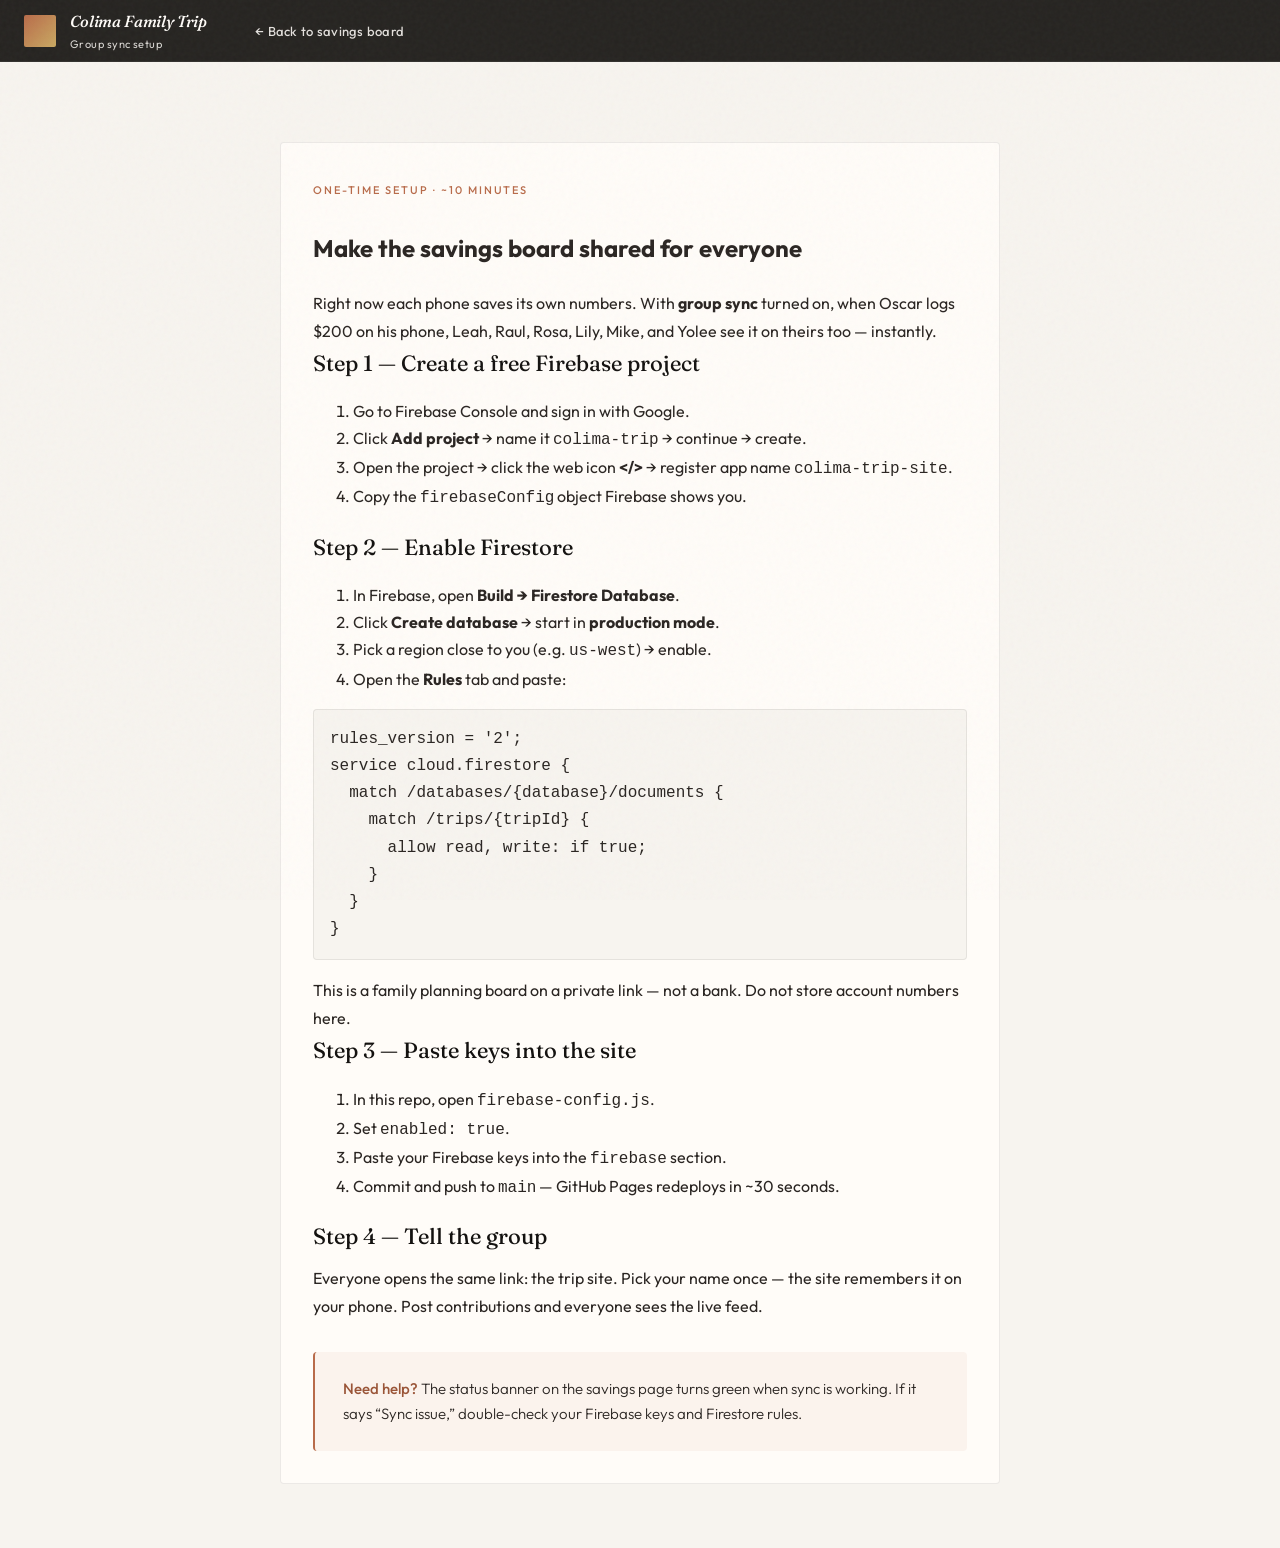
<file: group-sync.html>
<!doctype html>
<html lang="en">
<head>
  <meta charset="utf-8" />
  <meta name="viewport" content="width=device-width, initial-scale=1" />
  <title>Enable group sync | Colima Trip</title>
  <link rel="preconnect" href="https://fonts.googleapis.com">
  <link rel="preconnect" href="https://fonts.gstatic.com" crossorigin>
  <link href="https://fonts.googleapis.com/css2?family=Fraunces:ital,opsz,wght@0,9..144,400;0,9..144,500&family=Outfit:wght@400;500&display=swap" rel="stylesheet">
  <link rel="stylesheet" href="styles.css" />
</head>
<body>
  <header class="top-fund">
    <div class="container fund-inner">
      <a class="brand" href="index.html"><span class="brand-mark"></span><span><h1>Colima Family Trip</h1><small>Group sync setup</small></span></a>
      <nav class="nav"><a href="index.html">← Back to savings board</a></nav>
    </div>
  </header>

  <main>
    <section class="section">
      <div class="container card pad" style="max-width:720px">
        <span class="kicker">One-time setup · ~10 minutes</span>
        <h2 style="margin-top:0.5rem">Make the savings board shared for everyone</h2>
        <p>Right now each phone saves its own numbers. With <strong>group sync</strong> turned on, when Oscar logs $200 on his phone, Leah, Raul, Rosa, Lily, Mike, and Yolee see it on theirs too — instantly.</p>

        <h3>Step 1 — Create a free Firebase project</h3>
        <ol>
          <li>Go to <a href="https://console.firebase.google.com/" target="_blank" rel="noopener">Firebase Console</a> and sign in with Google.</li>
          <li>Click <strong>Add project</strong> → name it <code>colima-trip</code> → continue → create.</li>
          <li>Open the project → click the web icon <strong>&lt;/&gt;</strong> → register app name <code>colima-trip-site</code>.</li>
          <li>Copy the <code>firebaseConfig</code> object Firebase shows you.</li>
        </ol>

        <h3>Step 2 — Enable Firestore</h3>
        <ol>
          <li>In Firebase, open <strong>Build → Firestore Database</strong>.</li>
          <li>Click <strong>Create database</strong> → start in <strong>production mode</strong>.</li>
          <li>Pick a region close to you (e.g. <code>us-west</code>) → enable.</li>
          <li>Open the <strong>Rules</strong> tab and paste:</li>
        </ol>
        <pre style="background:var(--cream);padding:1rem;overflow:auto;border:1px solid var(--line);border-radius:var(--radius-lg)">rules_version = '2';
service cloud.firestore {
  match /databases/{database}/documents {
    match /trips/{tripId} {
      allow read, write: if true;
    }
  }
}</pre>
        <p class="helper">This is a family planning board on a private link — not a bank. Do not store account numbers here.</p>

        <h3>Step 3 — Paste keys into the site</h3>
        <ol>
          <li>In this repo, open <code>firebase-config.js</code>.</li>
          <li>Set <code>enabled: true</code>.</li>
          <li>Paste your Firebase keys into the <code>firebase</code> section.</li>
          <li>Commit and push to <code>main</code> — GitHub Pages redeploys in ~30 seconds.</li>
        </ol>

        <h3>Step 4 — Tell the group</h3>
        <p>Everyone opens the same link: <a href="index.html">the trip site</a>. Pick your name once — the site remembers it on your phone. Post contributions and everyone sees the live feed.</p>

        <div class="alert" style="margin-top:2rem">
          <strong>Need help?</strong> The status banner on the savings page turns green when sync is working. If it says “Sync issue,” double-check your Firebase keys and Firestore rules.
        </div>
      </div>
    </section>
  </main>
</body>
</html>
</file>
<file: styles.css>
/* ==========================================================================
   Colima Trip — Editorial Pinterest / Awwwards aesthetic
   ========================================================================== */

:root {
  --ink: #141210;
  --ink-soft: #2a2522;
  --muted: #504a44;
  --cream: #f7f4ef;
  --cream-deep: #ede8e0;
  --white: #fffcf8;
  --sage: #3d5a4c;
  --sage-light: #5a7d6a;
  --terracotta: #b86b4a;
  --terracotta-deep: #9a5538;
  --gold: #c9a962;
  --line: rgba(20, 18, 16, 0.08);
  --line-strong: rgba(20, 18, 16, 0.14);

  --font-display: "Fraunces", "Georgia", serif;
  --font-body: "Outfit", system-ui, sans-serif;

  --ease-out: cubic-bezier(0.22, 1, 0.36, 1);
  --shadow-soft: 0 24px 80px rgba(20, 18, 16, 0.08);
  --shadow-card: 0 8px 32px rgba(20, 18, 16, 0.06);
  --radius: 2px;
  --radius-lg: 4px;
  --header-h: 68px;
  --fund-h: 52px;
}

*, *::before, *::after { box-sizing: border-box; }

html {
  scroll-behavior: smooth;
  font-size: 16px;
  -webkit-text-size-adjust: 100%;
  text-size-adjust: 100%;
}

body {
  margin: 0;
  font-family: var(--font-body);
  font-weight: 400;
  line-height: 1.7;
  color: var(--ink-soft);
  background: var(--cream);
  -webkit-font-smoothing: antialiased;
  text-rendering: optimizeLegibility;
  overflow-x: hidden;
}

body::before {
  content: "";
  position: fixed;
  inset: 0;
  z-index: 9999;
  pointer-events: none;
  opacity: 0.035;
  background-image: url("data:image/svg+xml,%3Csvg viewBox='0 0 256 256' xmlns='http://www.w3.org/2000/svg'%3E%3Cfilter id='n'%3E%3CfeTurbulence type='fractalNoise' baseFrequency='0.85' numOctaves='4' stitchTiles='stitch'/%3E%3C/filter%3E%3Crect width='100%25' height='100%25' filter='url(%23n)'/%3E%3C/svg%3E");
}

a { color: inherit; text-decoration: none; }
img { max-width: 100%; display: block; }
button, input, select, textarea { font: inherit; }

.container {
  width: min(1280px, calc(100% - 3rem));
  margin-inline: auto;
}

/* ── Fund bar ─────────────────────────────────────────────────────────── */

.top-fund {
  position: sticky;
  top: 0;
  z-index: 50;
  background: rgba(20, 18, 16, 0.92);
  backdrop-filter: blur(16px);
  -webkit-backdrop-filter: blur(16px);
  border-bottom: 1px solid rgba(255, 255, 255, 0.06);
}

.fund-inner {
  display: grid;
  grid-template-columns: auto 1fr auto;
  gap: 2rem;
  align-items: center;
  min-height: var(--fund-h);
  padding: 0.5rem 0;
}

.brand {
  display: flex;
  align-items: center;
  gap: 0.875rem;
  min-width: 0;
}

.brand-mark {
  width: 2rem;
  height: 2rem;
  border-radius: var(--radius);
  background: linear-gradient(135deg, var(--terracotta), var(--gold));
  flex-shrink: 0;
}

.brand h1 {
  font-family: var(--font-display);
  font-size: 1rem;
  font-weight: 500;
  font-style: italic;
  color: var(--white);
  margin: 0;
  letter-spacing: -0.01em;
}

.brand small {
  display: block;
  font-size: 0.6875rem;
  font-weight: 400;
  letter-spacing: 0.04em;
  text-transform: none;
  color: rgba(255, 252, 248, 0.82);
  margin-top: 0.125rem;
  line-height: 1.45;
  max-width: 22rem;
}

.fund-status { min-width: 0; }

.fund-numbers {
  display: flex;
  gap: 1.5rem;
  font-size: 0.75rem;
  color: rgba(255, 252, 248, 0.82);
  margin-bottom: 0.375rem;
  flex-wrap: wrap;
}

.fund-numbers strong {
  color: var(--white);
  font-weight: 500;
}

.progress-track {
  height: 2px;
  background: rgba(255, 255, 255, 0.1);
  border-radius: 1px;
  overflow: hidden;
}

.progress-fill {
  height: 100%;
  width: 0%;
  background: linear-gradient(90deg, var(--terracotta), var(--gold));
  transition: width 0.8s var(--ease-out);
}

.nav {
  display: flex;
  gap: 0.25rem;
}

.nav a {
  padding: 0.5rem 1rem;
  font-size: 0.8125rem;
  font-weight: 450;
  letter-spacing: 0.02em;
  color: rgba(255, 252, 248, 0.88);
  border-radius: var(--radius);
  transition: color 0.3s, background 0.3s;
}

.nav a:hover,
.nav a[aria-current="page"] {
  color: var(--white);
  background: rgba(255, 255, 255, 0.08);
}

/* ── Typography ───────────────────────────────────────────────────────── */

.kicker {
  display: inline-block;
  font-size: 0.6875rem;
  font-weight: 500;
  letter-spacing: 0.18em;
  text-transform: uppercase;
  color: var(--terracotta);
  margin-bottom: 1.25rem;
}

.hero h2,
.page-hero h2,
.section-title h3 {
  font-family: var(--font-display);
  font-weight: 400;
  color: var(--ink);
  letter-spacing: -0.03em;
  line-height: 0.95;
}

.hero h2,
.page-hero h2 {
  font-size: clamp(3rem, 8vw, 6.5rem);
  margin: 0 0 1.5rem;
}

.section-title h3 {
  font-size: clamp(2rem, 4vw, 3.25rem);
  margin: 0;
}

.hero p,
.page-hero p {
  font-size: 1.0625rem;
  line-height: 1.8;
  color: var(--ink-soft);
  max-width: 32rem;
  font-weight: 400;
}

.section-title p {
  max-width: 28rem;
  color: var(--muted);
  line-height: 1.75;
  margin: 0.75rem 0 0;
  font-weight: 400;
}

/* ── Hero (home) ──────────────────────────────────────────────────────── */

.hero {
  position: relative;
  padding: 5rem 0 3rem;
  overflow: hidden;
}

.hero-grid {
  display: grid;
  grid-template-columns: 1fr 1fr;
  gap: 4rem;
  align-items: center;
  min-height: calc(100vh - var(--fund-h) - 8rem);
}

.hero-copy { position: relative; z-index: 2; }

.hero-visual {
  position: relative;
  height: min(72vh, 640px);
}

.hero-img-main-wrap {
  position: absolute;
  top: 0;
  right: 0;
  width: 72%;
  height: 85%;
  border-radius: var(--radius-lg);
  box-shadow: var(--shadow-soft);
}

.hero-img-accent-wrap {
  position: absolute;
  bottom: 0;
  left: 0;
  width: 48%;
  height: 52%;
  border-radius: var(--radius-lg);
  box-shadow: var(--shadow-soft);
  border: 4px solid var(--cream);
  z-index: 2;
}

.hero-img-main-wrap img,
.hero-img-accent-wrap img {
  width: 100%;
  height: 100%;
  object-fit: cover;
}

.hero-img-main,
.hero-img-accent {
  width: 100%;
  height: 100%;
  object-fit: cover;
}

.hero-stat {
  position: absolute;
  top: 50%;
  left: 38%;
  transform: translateY(-50%);
  background: var(--white);
  padding: 1.25rem 1.5rem;
  border-radius: var(--radius-lg);
  box-shadow: var(--shadow-card);
  z-index: 3;
}

.hero-stat strong {
  display: block;
  font-family: var(--font-display);
  font-size: 2rem;
  font-weight: 400;
  color: var(--ink);
  line-height: 1;
}

.hero-stat span {
  font-size: 0.625rem;
  letter-spacing: 0.04em;
  text-transform: none;
  color: var(--muted);
  line-height: 1.35;
  max-width: 11rem;
  display: block;
}

/* ── Marquee ──────────────────────────────────────────────────────────── */

.marquee-wrap {
  padding: 1.5rem 0;
  border-block: 1px solid var(--line);
  overflow: hidden;
  background: var(--white);
}

.marquee {
  display: flex;
  width: max-content;
  animation: marquee 40s linear infinite;
}

.marquee-track {
  display: flex;
  align-items: center;
  gap: 3rem;
  padding-right: 3rem;
  flex-shrink: 0;
}

.marquee-item {
  font-family: var(--font-display);
  font-size: clamp(1.25rem, 2.5vw, 1.75rem);
  font-style: italic;
  color: var(--ink);
  white-space: nowrap;
  opacity: 0.55;
}

.marquee-item em {
  font-style: normal;
  color: var(--terracotta);
  opacity: 1;
}

@keyframes marquee {
  from { transform: translateX(0); }
  to { transform: translateX(-50%); }
}

/* ── Page hero (inner pages) ──────────────────────────────────────────── */

.page-hero {
  padding: 5rem 0 2rem;
}

.page-hero-inner {
  position: relative;
  display: grid;
  grid-template-columns: 1fr 1fr;
  gap: 3rem;
  align-items: end;
  padding-bottom: 3rem;
  border-bottom: 1px solid var(--line);
}

.page-hero-text { max-width: 36rem; }

.page-hero-image {
  position: relative;
  height: 420px;
  border-radius: var(--radius-lg);
  overflow: hidden;
}

.page-hero-image img {
  width: 100%;
  height: 100%;
  object-fit: cover;
  transition: transform 0.45s var(--ease-out), filter 0.45s var(--ease-out);
}

.page-hero-image:hover img {
  transform: scale(1.04);
}

/* ── Sections ─────────────────────────────────────────────────────────── */

.section {
  padding: 5rem 0;
}

.section-title {
  display: flex;
  align-items: flex-end;
  justify-content: space-between;
  gap: 2rem;
  margin-bottom: 2.5rem;
}

.section--dark {
  background: var(--ink);
  color: rgba(255, 252, 248, 0.88);
}

.section--dark .section-title h3,
.section--dark h3,
.section--dark h4 {
  color: var(--white);
}

.section--dark .section-title p,
.section--dark .card p,
.section--dark .helper,
.section--dark .sources p {
  color: rgba(255, 252, 248, 0.82);
}

.section--dark .kicker {
  color: #e8b89e;
}

.section--dark .card {
  background: rgba(255, 252, 248, 0.07);
  border-color: rgba(255, 252, 248, 0.14);
}

.section--dark .card h3,
.section--dark .card h4 {
  color: var(--white);
}

.section--dark .card p {
  margin-top: 0.75rem;
}

.section--dark .card p strong {
  color: var(--white);
}

.section--dark .card > .helper:first-of-type {
  margin-top: 0.5rem;
}

.section--dark label {
  color: rgba(255, 252, 248, 0.78);
}

.section--dark input,
.section--dark select,
.section--dark textarea {
  background: rgba(255, 252, 248, 0.96);
  color: var(--ink);
  border-color: rgba(255, 252, 248, 0.22);
}

.section--dark .budget-table th,
.section--dark .budget-table td {
  color: rgba(255, 252, 248, 0.88);
  border-bottom-color: rgba(255, 252, 248, 0.14);
}

.section--dark .budget-table th {
  color: rgba(255, 252, 248, 0.68);
}

.section--dark .budget-table tr:last-child th {
  color: var(--white);
}

.section--dark hr {
  border-top-color: rgba(255, 252, 248, 0.14);
}

.section--dark .alert {
  background: rgba(255, 252, 248, 0.1);
  border-left-color: #e8b89e;
  color: rgba(255, 252, 248, 0.92);
}

.section--dark .alert strong {
  color: #f5d4c4;
}

.section--dark .btn.secondary {
  color: var(--white);
  border-color: rgba(255, 252, 248, 0.4);
}

.section--dark .btn.secondary:hover {
  background: var(--white);
  color: var(--ink);
  border-color: var(--white);
}

.section--dark .map-dot {
  background: rgba(255, 252, 248, 0.1);
  border-color: rgba(255, 252, 248, 0.16);
  color: rgba(255, 252, 248, 0.95);
}

.section--dark .map-dot:hover {
  background: rgba(255, 252, 248, 0.16);
  border-color: #e8b89e;
}

.section--dark .map-dot small {
  color: rgba(255, 252, 248, 0.72);
}

.section--dark [data-traveler-roster] {
  color: rgba(255, 252, 248, 0.82);
}

/* ── Cards & pins (Pinterest style) ───────────────────────────────────── */

.card {
  background: var(--white);
  border: 1px solid var(--line);
  border-radius: var(--radius-lg);
  overflow: hidden;
  transition: box-shadow 0.4s var(--ease-out), transform 0.4s var(--ease-out);
}

.card:hover {
  box-shadow: var(--shadow-soft);
}

.card.pad { padding: 2rem; }

.card h3,
.card h4 {
  font-family: var(--font-display);
  font-weight: 450;
  color: var(--ink);
  margin: 0 0 0.5rem;
}

.card h3 { font-size: 1.375rem; }
.card h4 { font-size: 1.125rem; }

.card p {
  color: var(--ink-soft);
  line-height: 1.75;
  margin: 0;
  font-weight: 400;
  font-size: 1rem;
}

.card img {
  width: 100%;
  object-fit: cover;
  background: var(--cream-deep);
  transition: transform 0.45s var(--ease-out), filter 0.45s var(--ease-out);
}

.card-content { padding: 1.25rem 1.5rem 1.5rem; }

.card .img-wrap,
.img-touch {
  position: relative;
  overflow: hidden;
  -webkit-tap-highlight-color: transparent;
  touch-action: manipulation;
}

@media (hover: hover) {
  .img-touch:hover img { transform: scale(1.04); }
}

.img-touch.is-touched img,
.img-touch:active img {
  transform: scale(1.06);
  filter: brightness(1.04);
}

.img-touch::after {
  content: "";
  position: absolute;
  inset: 0;
  background: rgba(255, 252, 248, 0);
  transition: background 0.3s ease;
  pointer-events: none;
}

.img-touch.is-touched::after,
.img-touch:active::after {
  background: rgba(255, 252, 248, 0.14);
}

.touch-ripple {
  position: absolute;
  width: 48px;
  height: 48px;
  margin: -24px 0 0 -24px;
  border-radius: 50%;
  background: rgba(255, 255, 255, 0.4);
  pointer-events: none;
  animation: touchRipple 0.55s ease-out forwards;
}

@keyframes touchRipple {
  from { transform: scale(0); opacity: 0.7; }
  to { transform: scale(3.5); opacity: 0; }
}

/* Masonry Pinterest board */
.masonry {
  columns: 3 300px;
  column-gap: 1.25rem;
}

.masonry .pin {
  break-inside: avoid;
  margin-bottom: 1.25rem;
}

.pin .img-wrap { line-height: 0; }

.pin img { height: auto; }

.pin.tall .img-wrap img { height: 380px; }
.pin.short .img-wrap img { height: 220px; }
.pin .img-wrap img { height: 280px; }

/* Guide cards grid */
.grid {
  display: grid;
  gap: 1.25rem;
}

.grid.two { grid-template-columns: repeat(2, 1fr); }
.grid.three { grid-template-columns: repeat(3, 1fr); }
.grid.four { grid-template-columns: repeat(4, 1fr); }

.guide-card {
  display: flex;
  flex-direction: column;
}

.guide-card .img-wrap img { height: 240px; }

.guide-card .meta {
  margin-top: auto;
  padding-top: 1rem;
  display: flex;
  align-items: center;
  justify-content: space-between;
  gap: 0.75rem;
}

/* Tags */
.tag-row {
  display: flex;
  gap: 0.5rem;
  flex-wrap: wrap;
  margin: 0.75rem 0;
}

.tag {
  font-size: 0.625rem;
  font-weight: 500;
  letter-spacing: 0.1em;
  text-transform: uppercase;
  color: var(--sage);
  background: rgba(61, 90, 76, 0.08);
  padding: 0.375rem 0.625rem;
  border-radius: var(--radius);
}

.tag.clay {
  color: var(--terracotta-deep);
  background: rgba(184, 107, 74, 0.1);
}

.tag.river {
  color: #3d6b7a;
  background: rgba(61, 107, 122, 0.1);
}

.price-chip {
  font-size: 0.6875rem;
  font-weight: 500;
  letter-spacing: 0.06em;
  color: var(--ink-soft);
  background: var(--cream);
  padding: 0.375rem 0.75rem;
  border-radius: var(--radius);
  white-space: nowrap;
}

/* ── Buttons ──────────────────────────────────────────────────────────── */

.btn {
  display: inline-flex;
  align-items: center;
  justify-content: center;
  gap: 0.5rem;
  padding: 0.875rem 1.75rem;
  font-size: 0.8125rem;
  font-weight: 500;
  letter-spacing: 0.04em;
  text-transform: uppercase;
  border: none;
  border-radius: var(--radius);
  cursor: pointer;
  background: var(--ink);
  color: var(--white);
  transition: background 0.3s, transform 0.3s var(--ease-out), box-shadow 0.3s;
}

.btn:hover {
  background: var(--terracotta);
  transform: translateY(-1px);
}

.btn.secondary {
  background: transparent;
  color: var(--ink);
  border: 1px solid var(--line-strong);
}

.btn.secondary:hover {
  background: var(--ink);
  color: var(--white);
  border-color: var(--ink);
}

.btn.clay { background: var(--terracotta); }
.btn.clay:hover { background: var(--terracotta-deep); }

.btn.river { background: var(--sage); }
.btn.river:hover { background: var(--sage-light); }

.button-row {
  display: flex;
  gap: 0.75rem;
  flex-wrap: wrap;
  margin-top: 2rem;
}

/* ── Forms & dashboard ────────────────────────────────────────────────── */

.dashboard {
  display: grid;
  grid-template-columns: 1.2fr 0.8fr;
  gap: 1.25rem;
  align-items: start;
}

.stat-grid {
  display: grid;
  grid-template-columns: repeat(3, 1fr);
  gap: 1rem;
  margin: 1.5rem 0;
}

.stat {
  padding: 1.5rem;
  background: var(--cream);
  border: 1px solid var(--line);
  border-radius: var(--radius-lg);
}

.stat span {
  font-size: 0.6875rem;
  letter-spacing: 0.08em;
  text-transform: uppercase;
  color: var(--muted);
}

.stat strong {
  display: block;
  margin-top: 0.5rem;
  font-family: var(--font-display);
  font-size: 1.75rem;
  font-weight: 400;
  color: var(--ink);
  line-height: 1;
}

input, select, textarea {
  width: 100%;
  border: 1px solid var(--line-strong);
  border-radius: var(--radius);
  background: var(--white);
  padding: 0.875rem 1rem;
  color: var(--ink);
  outline: none;
  transition: border-color 0.3s;
}

input:focus, select:focus, textarea:focus {
  border-color: var(--terracotta);
}

label {
  display: block;
  font-size: 0.6875rem;
  font-weight: 500;
  letter-spacing: 0.08em;
  text-transform: uppercase;
  color: var(--muted);
  margin-bottom: 0.5rem;
}

.form-row {
  display: grid;
  grid-template-columns: 1fr 1fr;
  gap: 1rem;
  margin-bottom: 1rem;
}

.form-row.three { grid-template-columns: repeat(3, 1fr); }

.helper {
  font-size: 0.875rem;
  color: var(--muted);
  line-height: 1.65;
  margin-top: 0.75rem;
  font-weight: 400;
}

.member-list { display: grid; gap: 0.625rem; }

.member {
  display: grid;
  grid-template-columns: 2.5rem 1fr auto;
  gap: 0.875rem;
  align-items: center;
  padding: 0.875rem 1rem;
  background: var(--cream);
  border-radius: var(--radius-lg);
  border: 1px solid var(--line);
}

.avatar {
  width: 2.5rem;
  height: 2.5rem;
  border-radius: 50%;
  background: linear-gradient(135deg, var(--terracotta), var(--gold));
  display: grid;
  place-items: center;
  color: var(--white);
  font-size: 0.75rem;
  font-weight: 600;
}

.member strong { display: block; font-weight: 500; color: var(--ink); }
.member small { color: var(--muted); font-size: 0.8125rem; }

.sync-status {
  display: flex;
  gap: 0.875rem;
  align-items: flex-start;
  padding: 1rem 1.125rem;
  margin-bottom: 1.25rem;
  border-radius: var(--radius-lg);
  border: 1px solid var(--line);
  background: var(--cream);
}

.sync-status strong {
  display: block;
  font-weight: 500;
  color: var(--ink);
}

.sync-dot {
  width: 0.625rem;
  height: 0.625rem;
  border-radius: 50%;
  margin-top: 0.35rem;
  flex-shrink: 0;
  background: var(--muted);
}

.sync-status--live {
  background: rgba(61, 90, 76, 0.08);
  border-color: rgba(61, 90, 76, 0.2);
}

.sync-status--live .sync-dot {
  background: #3d8f5f;
  box-shadow: 0 0 0 4px rgba(61, 143, 95, 0.15);
}

.sync-status--offline .sync-dot { background: #b8a88a; }
.sync-status--connecting .sync-dot { background: var(--gold); animation: pulse 1.2s ease infinite; }
.sync-status--error {
  background: rgba(184, 107, 74, 0.08);
  border-color: rgba(184, 107, 74, 0.25);
}
.sync-status--error .sync-dot { background: var(--terracotta); }

@keyframes pulse {
  0%, 100% { opacity: 1; }
  50% { opacity: 0.45; }
}

.contribution-feed {
  display: grid;
  gap: 0.875rem;
}

.feed-item {
  padding: 1rem 1.125rem;
  border: 1px solid var(--line);
  border-radius: var(--radius-lg);
  background: var(--white);
}

.feed-item-head {
  display: flex;
  justify-content: space-between;
  align-items: baseline;
  gap: 1rem;
  margin-bottom: 0.35rem;
}

.feed-item-head strong {
  font-weight: 500;
  color: var(--ink);
}

.feed-amount {
  font-family: var(--font-display);
  font-size: 1.25rem;
  color: var(--sage);
}

.feed-item p {
  margin: 0;
  color: var(--ink-soft);
}

.feed-item small {
  display: block;
  margin-top: 0.5rem;
  color: var(--muted);
  font-size: 0.8125rem;
}

.budget-table {
  width: 100%;
  border-collapse: collapse;
}

.budget-table th,
.budget-table td {
  padding: 0.875rem 0;
  border-bottom: 1px solid var(--line);
  text-align: left;
  font-size: 0.9375rem;
}

.budget-table th {
  font-size: 0.6875rem;
  letter-spacing: 0.08em;
  text-transform: uppercase;
  color: var(--muted);
  font-weight: 500;
}

.budget-table td:last-child,
.budget-table th:last-child { text-align: right; }

.budget-table tr:last-child th {
  font-family: var(--font-display);
  font-size: 1rem;
  color: var(--ink);
  text-transform: none;
  letter-spacing: 0;
}

hr {
  border: 0;
  border-top: 1px solid var(--line);
  margin: 2rem 0;
}

/* ── Filters ──────────────────────────────────────────────────────────── */

.filterbar {
  display: flex;
  gap: 0.5rem;
  flex-wrap: wrap;
  margin-bottom: 2rem;
  padding-bottom: 2rem;
  border-bottom: 1px solid var(--line);
}

.filter {
  padding: 0.5rem 1.125rem;
  font-size: 0.8125rem;
  font-weight: 450;
  color: var(--muted);
  background: transparent;
  border: 1px solid var(--line);
  border-radius: 100px;
  cursor: pointer;
  transition: all 0.3s var(--ease-out);
}

.filter:hover { color: var(--ink); border-color: var(--line-strong); }

.filter.active {
  background: var(--ink);
  color: var(--white);
  border-color: var(--ink);
}

/* ── Alert & sources ──────────────────────────────────────────────────── */

.alert {
  padding: 1.5rem 1.75rem;
  background: rgba(184, 107, 74, 0.06);
  border-left: 2px solid var(--terracotta);
  border-radius: var(--radius-lg);
  color: var(--ink-soft);
  font-size: 0.9375rem;
  line-height: 1.7;
  font-weight: 300;
}

.alert strong { color: var(--terracotta-deep); font-weight: 500; }

.sources {
  font-size: 0.875rem;
  color: var(--muted);
  line-height: 1.7;
  font-weight: 300;
}

.sources a { text-decoration: underline; color: var(--sage); }

/* ── Map dots ─────────────────────────────────────────────────────────── */

.mini-map {
  display: grid;
  grid-template-columns: repeat(5, 1fr);
  gap: 0.75rem;
  margin-top: 1.5rem;
}

.map-dot {
  padding: 1rem 0.75rem;
  background: var(--cream);
  border: 1px solid var(--line);
  border-radius: var(--radius-lg);
  text-align: center;
  font-family: var(--font-display);
  font-size: 0.875rem;
  color: var(--ink);
  transition: border-color 0.3s, background 0.3s;
}

.map-dot:hover {
  border-color: var(--terracotta);
  background: var(--white);
}

.map-dot small {
  display: block;
  font-family: var(--font-body);
  font-size: 0.6875rem;
  color: var(--muted);
  margin-top: 0.25rem;
  font-weight: 300;
}

/* ── Hero card (legacy compat) ────────────────────────────────────────── */

.hero-card {
  border-radius: var(--radius-lg);
  overflow: hidden;
  border: 1px solid var(--line);
  box-shadow: var(--shadow-soft);
}

.hero-card .img-touch img { height: 400px; width: 100%; object-fit: cover; }
.hero-card img { height: 400px; width: 100%; object-fit: cover; }

.hero-card .caption {
  padding: 1.25rem 1.5rem;
  background: var(--white);
  font-size: 0.9375rem;
  color: var(--ink-soft);
  font-weight: 400;
  line-height: 1.7;
}

.hero-card .caption strong {
  color: var(--ink);
}

.share-card h3 {
  margin-bottom: 0.75rem;
}

.share-url-row {
  display: flex;
  gap: 0.75rem;
  margin-top: 1.25rem;
  flex-wrap: wrap;
}

.share-url-input {
  flex: 1 1 16rem;
  min-width: 0;
  font-size: 0.9375rem;
  font-weight: 500;
  color: var(--ink);
  background: var(--cream);
  border: 1px solid var(--line-strong);
}

@media (max-width: 768px) {
  .share-url-row {
    flex-direction: column;
  }

  .share-url-row .btn {
    width: 100%;
  }
}

/* ── Footer ───────────────────────────────────────────────────────────── */

.footer {
  margin-top: 0;
  padding: 4rem 0 2rem;
  background: var(--ink);
  color: rgba(255, 252, 248, 0.82);
}

.footer .container {
  display: flex;
  justify-content: space-between;
  align-items: flex-start;
  gap: 2rem;
  flex-wrap: wrap;
  padding-bottom: 2rem;
  border-bottom: 1px solid rgba(255, 255, 255, 0.08);
}

.footer strong {
  font-family: var(--font-display);
  font-size: 1.25rem;
  font-weight: 400;
  font-style: italic;
  color: var(--white);
}

.footer a {
  color: rgba(255, 252, 248, 0.9);
  text-decoration: underline;
  text-underline-offset: 3px;
  transition: color 0.3s;
}

.footer a:hover { color: var(--white); }

.footer-bottom {
  padding-top: 1.5rem;
  font-size: 0.75rem;
  letter-spacing: 0.04em;
  color: rgba(255, 252, 248, 0.68);
}

.footer [data-traveler-roster] {
  color: rgba(255, 252, 248, 0.82);
}

/* ── Scroll reveal ────────────────────────────────────────────────────── */

.reveal {
  opacity: 0;
  transform: translateY(28px);
  transition: opacity 0.9s var(--ease-out), transform 0.9s var(--ease-out);
}

.reveal.visible {
  opacity: 1;
  transform: translateY(0);
}

.reveal-delay-1 { transition-delay: 0.1s; }
.reveal-delay-2 { transition-delay: 0.2s; }
.reveal-delay-3 { transition-delay: 0.3s; }

.hide { display: none !important; }

/* ── Responsive ───────────────────────────────────────────────────────── */

@media (max-width: 1024px) {
  .hero-grid,
  .page-hero-inner,
  .dashboard,
  .grid.three,
  .grid.four { grid-template-columns: 1fr; }

  .hero-visual { height: 400px; margin-top: 2rem; }

  .page-hero-image { height: 320px; }

  .mini-map { grid-template-columns: repeat(3, 1fr); }
}

@media (max-width: 768px) {
  html { font-size: 17px; }

  .fund-inner {
    grid-template-columns: 1fr;
    gap: 0.75rem;
    padding: 0.75rem 0;
  }

  .fund-status { order: 3; }
  .nav {
    flex-wrap: wrap;
    gap: 0.375rem;
  }

  .hero { padding: 2.5rem 0 2rem; }

  .hero h2,
  .page-hero h2 {
    font-size: clamp(2.25rem, 9vw, 3.25rem);
    line-height: 1.05;
  }

  .hero p,
  .page-hero p,
  .card p,
  .alert {
    font-size: 1.0625rem;
    line-height: 1.8;
  }

  .section { padding: 3rem 0; }

  .section-title {
    flex-direction: column;
    align-items: flex-start;
  }

  .stat-grid,
  .grid.two,
  .grid.three,
  .form-row,
  .form-row.three { grid-template-columns: 1fr; }

  .masonry { columns: 1; }

  .mini-map { grid-template-columns: repeat(2, 1fr); }

  .hero-visual {
    height: min(52vh, 360px);
    margin-top: 1.5rem;
  }

  .hero-img-main-wrap {
    width: 78%;
    height: 80%;
  }

  .hero-img-accent-wrap {
    width: 52%;
    height: 48%;
  }

  .hero-stat {
    display: block;
    left: 30%;
    padding: 1rem 1.25rem;
  }

  .hero-stat strong { font-size: 1.5rem; }

  .page-hero-image { height: 260px; }

  .guide-card .img-wrap img,
  .pin .img-wrap img { height: 220px !important; }

  .card.pad { padding: 1.5rem; }

  .card h3 { font-size: 1.5rem; }
  .card h4 { font-size: 1.2rem; }

  .btn {
    min-height: 48px;
    padding: 0.875rem 1.5rem;
    font-size: 0.875rem;
  }

  .filter {
    min-height: 44px;
    padding: 0.625rem 1.25rem;
    font-size: 0.875rem;
  }

  .guide-card .meta {
    flex-direction: column;
    align-items: stretch;
  }

  .guide-card .meta .btn { width: 100%; }

  label { font-size: 0.75rem; }

  input, select {
    min-height: 48px;
    font-size: 1rem;
  }

  .fund-numbers {
    font-size: 0.8125rem;
    gap: 0.625rem 1rem;
  }

  .brand h1 { font-size: 1.0625rem; }
  .brand small { font-size: 0.75rem; }

  .marquee-item { font-size: 1.125rem; }

  body::before { opacity: 0.02; }
}

@media (max-width: 480px) {
  .container { width: calc(100% - 1.25rem); }

  .nav a {
    padding: 0.5rem 0.875rem;
    font-size: 0.8125rem;
    min-height: 40px;
    display: inline-flex;
    align-items: center;
  }

  .button-row .btn { flex: 1 1 auto; justify-content: center; }
}
</file>
